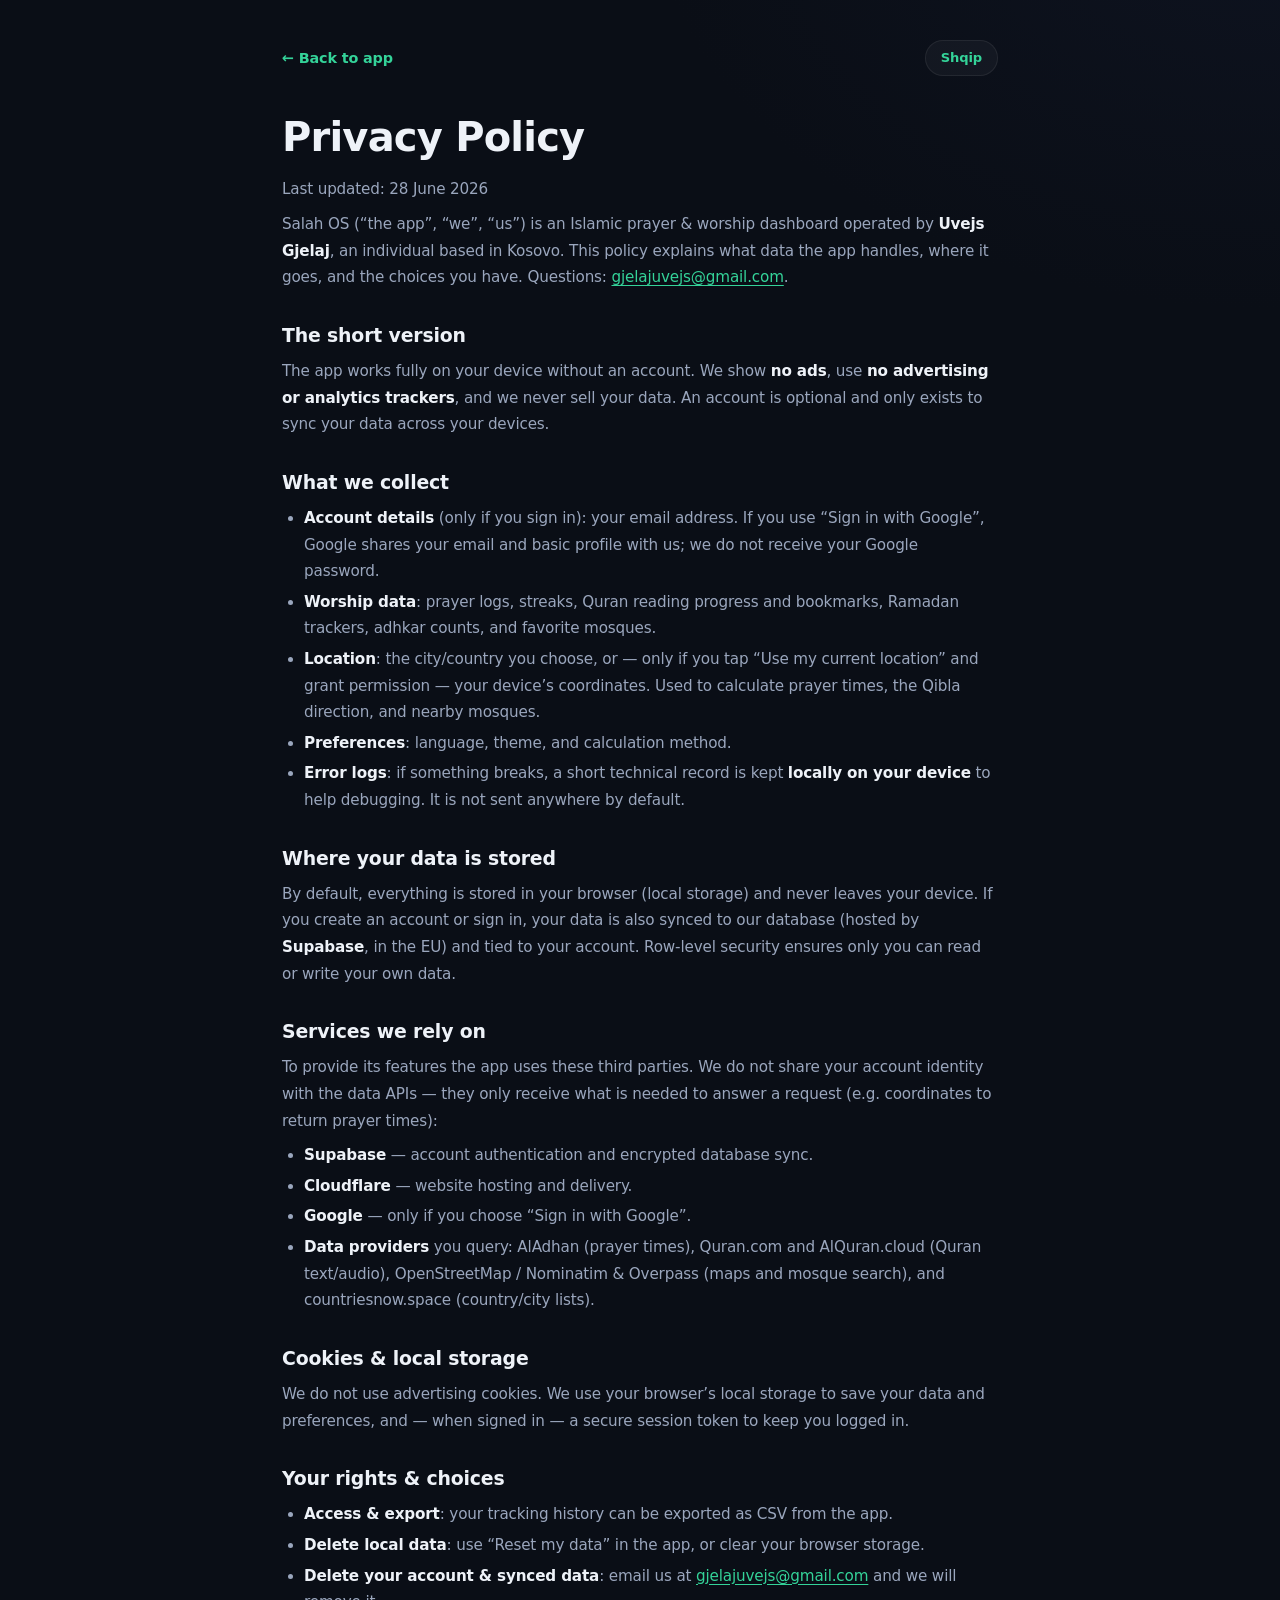
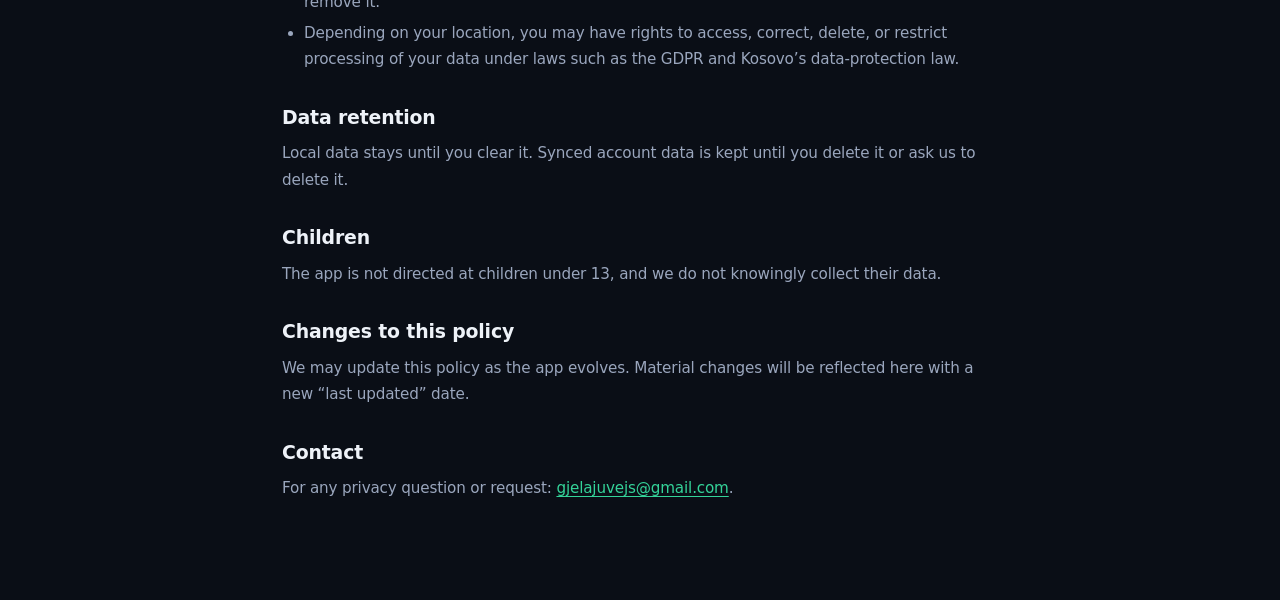
<file: prototype/privacy.html>
<!DOCTYPE html>
<html lang="en" data-theme="dark">
<head>
  <meta charset="UTF-8" />
  <meta http-equiv="Content-Security-Policy" content="default-src 'self'; base-uri 'self'; object-src 'none'; script-src 'self'; style-src 'self' 'unsafe-inline' https://fonts.googleapis.com; font-src 'self' https://fonts.gstatic.com; img-src 'self' data:; connect-src 'self'; form-action 'self'; frame-ancestors 'none'" />
  <meta name="viewport" content="width=device-width, initial-scale=1.0" />
  <meta name="description" content="Privacy Policy for Salah OS — what data we collect, how it is stored, and your rights." />
  <meta name="theme-color" content="#0a0e16" />
  <title>Privacy Policy — Salah OS</title>
  <link rel="preconnect" href="https://fonts.googleapis.com" />
  <link rel="preconnect" href="https://fonts.gstatic.com" crossorigin />
  <link href="https://fonts.googleapis.com/css2?family=Inter:wght@400;500;600;700;800&display=swap" rel="stylesheet" />
  <link rel="stylesheet" href="css/base.css" />
  <style>
    .legal { max-width: 760px; margin: 0 auto; padding: 40px 22px 90px; }
    .legal__top { display: flex; justify-content: space-between; align-items: center; gap: 12px; margin-bottom: 30px; }
    .legal__back { color: var(--text-dim); text-decoration: none; font-weight: 600; font-size: .9rem; }
    .legal__back:hover { color: var(--text); }
    .legal__lang { cursor: pointer; user-select: none; font-weight: 600; font-size: .82rem; color: var(--emerald-soft);
      border: 1px solid var(--glass-brd); border-radius: 20px; padding: 7px 15px; background: var(--glass-soft); }
    .legal__lang:hover { border-color: var(--emerald); }
    .legal h1 { font-size: clamp(1.9rem, 4vw, 2.5rem); letter-spacing: -.02em; margin-bottom: 6px; }
    .legal__updated { color: var(--text-faint); font-size: .85rem; margin-bottom: 30px; }
    .legal h2 { font-size: 1.18rem; margin: 30px 0 8px; color: var(--text); }
    .legal p, .legal li { color: var(--text-dim); line-height: 1.75; font-size: .95rem; }
    .legal p { margin: 8px 0; }
    .legal ul { margin: 8px 0 8px 22px; }
    .legal li { margin: 4px 0; }
    .legal strong { color: var(--text); font-weight: 600; }
    .legal a { color: var(--emerald-soft); }
    /* CSS-only EN/SQ toggle */
    .lang-sq { display: none; }
    #langToggle:checked ~ .legal .lang-en { display: none; }
    #langToggle:checked ~ .legal .lang-sq { display: revert; }
  </style>
</head>
<body>
  <input type="checkbox" id="langToggle" hidden />
  <main class="legal">
    <div class="legal__top">
      <a class="legal__back" href="./">&larr; <span class="lang-en">Back to app</span><span class="lang-sq">Kthehu te aplikacioni</span></a>
      <label for="langToggle" class="legal__lang"><span class="lang-en">Shqip</span><span class="lang-sq">English</span></label>
    </div>

    <!-- ============ ENGLISH ============ -->
    <article class="lang-en">
      <h1>Privacy Policy</h1>
      <p class="legal__updated">Last updated: 28 June 2026</p>

      <p>Salah OS (“the app”, “we”, “us”) is an Islamic prayer &amp; worship dashboard operated by <strong>Uvejs Gjelaj</strong>, an individual based in Kosovo. This policy explains what data the app handles, where it goes, and the choices you have. Questions: <a href="mailto:gjelajuvejs@gmail.com">gjelajuvejs@gmail.com</a>.</p>

      <h2>The short version</h2>
      <p>The app works fully on your device without an account. We show <strong>no ads</strong>, use <strong>no advertising or analytics trackers</strong>, and we never sell your data. An account is optional and only exists to sync your data across your devices.</p>

      <h2>What we collect</h2>
      <ul>
        <li><strong>Account details</strong> (only if you sign in): your email address. If you use “Sign in with Google”, Google shares your email and basic profile with us; we do not receive your Google password.</li>
        <li><strong>Worship data</strong>: prayer logs, streaks, Quran reading progress and bookmarks, Ramadan trackers, adhkar counts, and favorite mosques.</li>
        <li><strong>Location</strong>: the city/country you choose, or — only if you tap “Use my current location” and grant permission — your device’s coordinates. Used to calculate prayer times, the Qibla direction, and nearby mosques.</li>
        <li><strong>Preferences</strong>: language, theme, and calculation method.</li>
        <li><strong>Error logs</strong>: if something breaks, a short technical record is kept <strong>locally on your device</strong> to help debugging. It is not sent anywhere by default.</li>
      </ul>

      <h2>Where your data is stored</h2>
      <p>By default, everything is stored in your browser (local storage) and never leaves your device. If you create an account or sign in, your data is also synced to our database (hosted by <strong>Supabase</strong>, in the EU) and tied to your account. Row-level security ensures only you can read or write your own data.</p>

      <h2>Services we rely on</h2>
      <p>To provide its features the app uses these third parties. We do not share your account identity with the data APIs — they only receive what is needed to answer a request (e.g. coordinates to return prayer times):</p>
      <ul>
        <li><strong>Supabase</strong> — account authentication and encrypted database sync.</li>
        <li><strong>Cloudflare</strong> — website hosting and delivery.</li>
        <li><strong>Google</strong> — only if you choose “Sign in with Google”.</li>
        <li><strong>Data providers</strong> you query: AlAdhan (prayer times), Quran.com and AlQuran.cloud (Quran text/audio), OpenStreetMap / Nominatim &amp; Overpass (maps and mosque search), and countriesnow.space (country/city lists).</li>
      </ul>

      <h2>Cookies &amp; local storage</h2>
      <p>We do not use advertising cookies. We use your browser’s local storage to save your data and preferences, and — when signed in — a secure session token to keep you logged in.</p>

      <h2>Your rights &amp; choices</h2>
      <ul>
        <li><strong>Access &amp; export</strong>: your tracking history can be exported as CSV from the app.</li>
        <li><strong>Delete local data</strong>: use “Reset my data” in the app, or clear your browser storage.</li>
        <li><strong>Delete your account &amp; synced data</strong>: email us at <a href="mailto:gjelajuvejs@gmail.com">gjelajuvejs@gmail.com</a> and we will remove it.</li>
        <li>Depending on your location, you may have rights to access, correct, delete, or restrict processing of your data under laws such as the GDPR and Kosovo’s data-protection law.</li>
      </ul>

      <h2>Data retention</h2>
      <p>Local data stays until you clear it. Synced account data is kept until you delete it or ask us to delete it.</p>

      <h2>Children</h2>
      <p>The app is not directed at children under 13, and we do not knowingly collect their data.</p>

      <h2>Changes to this policy</h2>
      <p>We may update this policy as the app evolves. Material changes will be reflected here with a new “last updated” date.</p>

      <h2>Contact</h2>
      <p>For any privacy question or request: <a href="mailto:gjelajuvejs@gmail.com">gjelajuvejs@gmail.com</a>.</p>
    </article>

    <!-- ============ SHQIP ============ -->
    <article class="lang-sq">
      <h1>Politika e Privatësisë</h1>
      <p class="legal__updated">Përditësuar së fundi: 28 qershor 2026</p>

      <p>Salah OS (“aplikacioni”, “ne”) është një panel për namazin dhe ibadetin islam, i menaxhuar nga <strong>Uvejs Gjelaj</strong>, person fizik me bazë në Kosovë. Kjo politikë shpjegon çfarë të dhënash përpunon aplikacioni, ku shkojnë ato dhe çfarë zgjedhjesh keni. Pyetje: <a href="mailto:gjelajuvejs@gmail.com">gjelajuvejs@gmail.com</a>.</p>

      <h2>Shkurt</h2>
      <p>Aplikacioni punon plotësisht në pajisjen tuaj pa llogari. Nuk shfaqim <strong>reklama</strong>, nuk përdorim <strong>gjurmues reklamash apo analitike</strong>, dhe nuk i shesim kurrë të dhënat tuaja. Llogaria është opsionale dhe shërben vetëm për të sinkronizuar të dhënat mes pajisjeve tuaja.</p>

      <h2>Çfarë mbledhim</h2>
      <ul>
        <li><strong>Të dhënat e llogarisë</strong> (vetëm nëse kyçeni): adresën tuaj të email-it. Nëse përdorni “Vazhdo me Google”, Google ndan me ne email-in dhe profilin bazë; ne nuk e marrim fjalëkalimin tuaj të Google.</li>
        <li><strong>Të dhënat e ibadetit</strong>: regjistrimet e namazit, seritë, progresin e leximit të Kuranit dhe faqeshënuesit, gjurmuesit e Ramazanit, numërimet e dhikrit dhe xhamitë e preferuara.</li>
        <li><strong>Vendndodhja</strong>: qyteti/shteti që zgjidhni, ose — vetëm nëse prekni “Përdor vendndodhjen time” dhe jepni leje — koordinatat e pajisjes tuaj. Përdoret për të llogaritur kohët e namazit, drejtimin e Kiblës dhe xhamitë afër.</li>
        <li><strong>Preferencat</strong>: gjuha, tema dhe metoda e llogaritjes.</li>
        <li><strong>Regjistrimet e gabimeve</strong>: nëse diçka prishet, ruhet një shënim i shkurtër teknik <strong>lokalisht në pajisjen tuaj</strong> për të ndihmuar zgjidhjen. Si parazgjedhje nuk dërgohet askund.</li>
      </ul>

      <h2>Ku ruhen të dhënat tuaja</h2>
      <p>Si parazgjedhje, gjithçka ruhet në shfletuesin tuaj (local storage) dhe nuk largohet nga pajisja. Nëse krijoni një llogari ose kyçeni, të dhënat sinkronizohen edhe në bazën tonë të të dhënave (mbajtur nga <strong>Supabase</strong>, në BE) dhe lidhen me llogarinë tuaj. Siguria në nivel rreshti (RLS) garanton që vetëm ju mund t’i lexoni ose shkruani të dhënat tuaja.</p>

      <h2>Shërbimet që përdorim</h2>
      <p>Për të ofruar veçoritë, aplikacioni përdor këto palë të treta. Ne nuk e ndajmë identitetin e llogarisë suaj me API-të e të dhënave — ato marrin vetëm çfarë nevojitet për një kërkesë (p.sh. koordinatat për të kthyer kohët e namazit):</p>
      <ul>
        <li><strong>Supabase</strong> — vërtetimi i llogarisë dhe sinkronizimi i bazës së të dhënave.</li>
        <li><strong>Cloudflare</strong> — strehimi dhe shpërndarja e faqes.</li>
        <li><strong>Google</strong> — vetëm nëse zgjidhni “Vazhdo me Google”.</li>
        <li><strong>Ofruesit e të dhënave</strong> që pyesni: AlAdhan (kohët e namazit), Quran.com dhe AlQuran.cloud (teksti/audio i Kuranit), OpenStreetMap / Nominatim &amp; Overpass (hartat dhe kërkimi i xhamive) dhe countriesnow.space (listat e shteteve/qyteteve).</li>
      </ul>

      <h2>Cookies &amp; local storage</h2>
      <p>Nuk përdorim cookies reklamash. Përdorim local storage të shfletuesit për të ruajtur të dhënat dhe preferencat tuaja, dhe — kur jeni i kyçur — një token sesioni të sigurt për t’ju mbajtur të kyçur.</p>

      <h2>Të drejtat &amp; zgjedhjet tuaja</h2>
      <ul>
        <li><strong>Qasja &amp; eksporti</strong>: historiku juaj i gjurmimit mund të eksportohet si CSV nga aplikacioni.</li>
        <li><strong>Fshirja e të dhënave lokale</strong>: përdorni “Rivendos të dhënat” në aplikacion, ose pastroni ruajtjen e shfletuesit.</li>
        <li><strong>Fshirja e llogarisë &amp; të dhënave të sinkronizuara</strong>: na shkruani te <a href="mailto:gjelajuvejs@gmail.com">gjelajuvejs@gmail.com</a> dhe do t’i heqim.</li>
        <li>Sipas vendndodhjes suaj, mund të keni të drejta për qasje, korrigjim, fshirje ose kufizim të përpunimit sipas ligjeve si GDPR dhe ligji për mbrojtjen e të dhënave i Kosovës.</li>
      </ul>

      <h2>Ruajtja e të dhënave</h2>
      <p>Të dhënat lokale qëndrojnë derisa t’i pastroni. Të dhënat e llogarisë së sinkronizuar mbahen derisa t’i fshini ose të kërkoni fshirjen.</p>

      <h2>Fëmijët</h2>
      <p>Aplikacioni nuk u drejtohet fëmijëve nën 13 vjeç dhe ne nuk mbledhim me vetëdije të dhënat e tyre.</p>

      <h2>Ndryshimet e kësaj politike</h2>
      <p>Mund ta përditësojmë këtë politikë me zhvillimin e aplikacionit. Ndryshimet thelbësore do të pasqyrohen këtu me një datë të re “përditësuar së fundi”.</p>

      <h2>Kontakti</h2>
      <p>Për çdo pyetje ose kërkesë mbi privatësinë: <a href="mailto:gjelajuvejs@gmail.com">gjelajuvejs@gmail.com</a>.</p>
    </article>
  </main>
  <script src="js/legal.js"></script>
</body>
</html>
</file>
<file: prototype/css/base.css>
/* ============================================================
   base — design tokens, themes, reset, surfaces
   Calm, near-flat surfaces. Emerald is the single rationed accent.
   Token NAMES are kept stable so every screen inherits the system.
   ============================================================ */
:root {
  --emerald: #10b981;
  --emerald-soft: #34d399;
  --gold: #e0a83a;
  --radius: 16px;
  --radius-sm: 12px;
  --blur: 14px;
  --ease: cubic-bezier(.22, 1, .36, 1);
  --maxw: 1280px;
  /* type scale */
  --display: clamp(3.4rem, 9vw, 6rem);
  --t-eyebrow: .72rem;
}

/* ---- Dark (default) ---- */
[data-theme="dark"] {
  --bg-0: #0a0e16;
  --bg-1: #0e1320;
  --text: #eef2f8;
  --text-dim: #9aa6bd;
  --text-faint: #5d6880;
  --glass-bg: #121826;      /* card surface (near-solid, not glass) */
  --glass-brd: rgba(255, 255, 255, .07);
  --glass-soft: rgba(255, 255, 255, .035);
  --grad-1: #34d399;
  --grad-2: #22b8e6;
  --grad-3: #6366f1;
  --card-hi: rgba(52, 211, 153, .13);
  --shadow: 0 1px 2px rgba(0,0,0,.3), 0 10px 30px -22px rgba(0,0,0,.7);
}

/* ---- Light ---- */
[data-theme="light"] {
  --bg-0: #f6f7f9;
  --bg-1: #eef1f5;
  --text: #0f172a;
  --text-dim: #5b6678;
  --text-faint: #97a1b2;
  --glass-bg: #ffffff;
  --glass-brd: rgba(15, 23, 42, .08);
  --glass-soft: #f2f4f7;
  --grad-1: #10b981;
  --grad-2: #0284c7;
  --grad-3: #4f46e5;
  --card-hi: rgba(16, 185, 129, .10);
  --shadow: 0 1px 2px rgba(16,24,40,.05), 0 14px 30px -20px rgba(16,24,40,.18);
}

* { box-sizing: border-box; margin: 0; padding: 0; }

html { scroll-behavior: smooth; }

body {
  font-family: 'Inter', system-ui, -apple-system, sans-serif;
  color: var(--text);
  background: var(--bg-0);
  background-image: radial-gradient(900px 600px at 100% -5%, var(--bg-1), transparent 70%);
  min-height: 100vh;
  line-height: 1.55;
  letter-spacing: -0.01em;
  -webkit-font-smoothing: antialiased;
  text-rendering: optimizeLegibility;
  transition: background .4s var(--ease), color .3s var(--ease);
  overflow-x: hidden;
}

.hijri { font-family: 'Amiri', serif; }
.hidden { display: none !important; }
.muted { color: var(--text-dim); font-size: .85rem; }
a { color: var(--emerald-soft); text-underline-offset: 3px; }

/* The decorative aurora/pattern is intentionally dropped for a calmer canvas. */
.bg-aurora { display: none; }

/* ---------- surfaces ---------- */
.glass {
  background: var(--glass-bg);
  border: 1px solid var(--glass-brd);
  border-radius: var(--radius);
  box-shadow: var(--shadow);
}
.glass-soft {
  background: var(--glass-soft);
  border: 1px solid var(--glass-brd);
  border-radius: var(--radius-sm);
}
</file>
